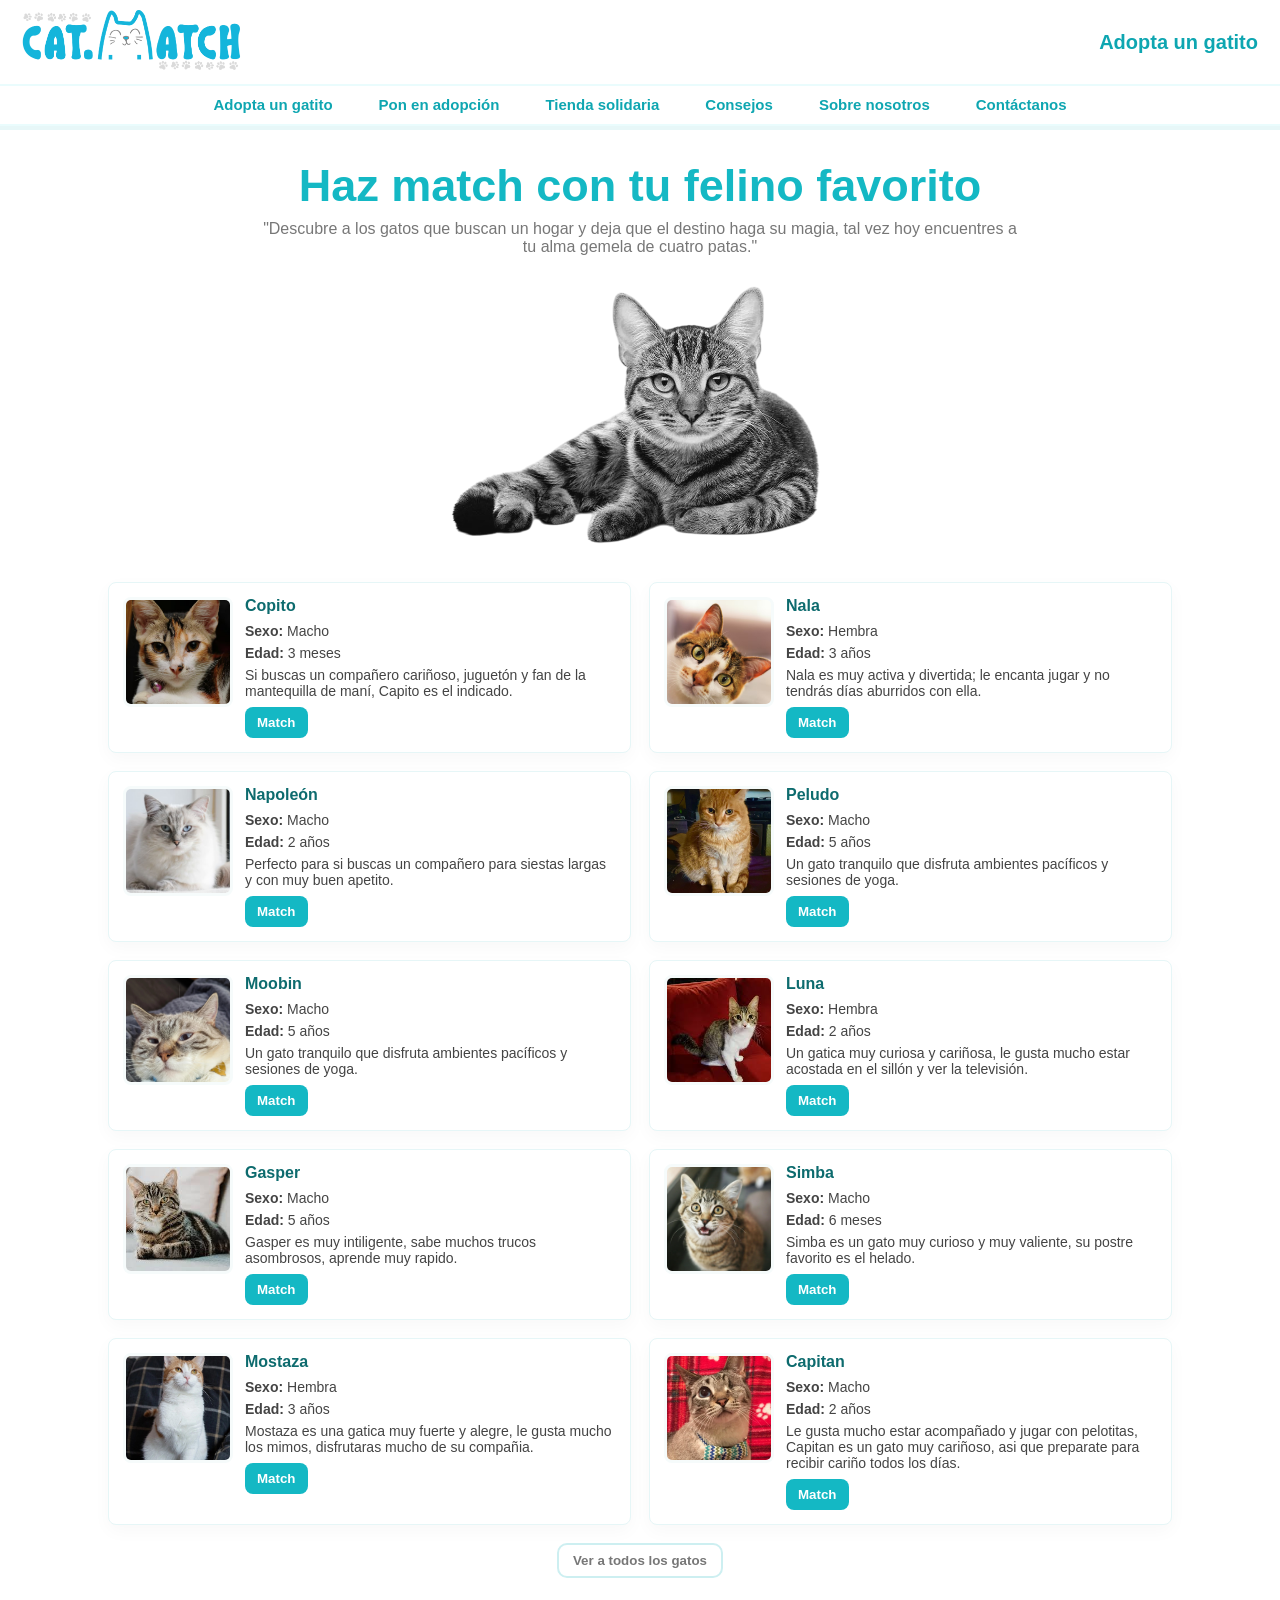
<file: adopta.html>
<!doctype html>
<html lang="es">
<head>
  <meta charset="utf-8">
  <meta name="viewport" content="width=device-width, initial-scale=1">
  <title>Adopta un Gatito — CatMatch</title>
  <link rel="stylesheet" href="style.css">
  <link rel="stylesheet" href="adopta.css">
</head>
<body>

  <header class="site-header">
    <div class="header-top">
      <div class="logo">
        <a href="index.html">
          <img src="catmatch.png" alt="Cat Match" class="logo-img">
        </a>
      </div>
      <div class="header-slogan">Adopta un gatito</div>
    </div>

    <nav class="navbar">
      <ul>
        <li><a href="adopta.html">Adopta un gatito</a></li>
        <li><a href="pon en adopción.html">Pon en adopción</a></li>
        <li><a href="tienda.html">Tienda solidaria</a></li>
        <li><a href="consejos.html">Consejos</a></li>
        <li><a href="sobrenosotros.html">Sobre nosotros</a></li>
        <li><a href="contactanos.html">Contáctanos</a></li>
      </ul>
    </nav>
  </header>

  <main class="content">
    <section class="cats-section" id="adopta">
      <h2 class="section-title">Haz match con tu felino favorito</h2>

      <p class="lead">
        "Descubre a los gatos que buscan un hogar y deja que el destino haga su magia, tal vez hoy encuentres a tu alma gemela de cuatro patas."
      </p>

      <div class="featured-cat">
        <img src="img/gatis-Photoroom.png" alt="Gato tumbado" />
      </div>

      <div class="cards-grid" id="cards-grid">
        <article class="card">
          <img class="card-img" src="img/copito.jpg" alt="Copito" />
          <div class="card-body">
            <h3>Copito</h3>
            <ul>
              <li><strong>Sexo:</strong> Macho</li>
              <li><strong>Edad:</strong> 3 meses</li>
              <li>Si buscas un compañero cariñoso, juguetón y fan de la mantequilla de maní, Capito es el indicado.</li>
            </ul>
            <button class="match-btn" data-name="Capito">Match</button>
          </div>
        </article>

        <article class="card">
          <img class="card-img" src="img/nala.jpg" alt="Nala" />
          <div class="card-body">
            <h3>Nala</h3>
            <ul>
              <li><strong>Sexo:</strong> Hembra</li>
              <li><strong>Edad:</strong> 3 años</li>
              <li>Nala es muy activa y divertida; le encanta jugar y no tendrás días aburridos con ella.</li>
            </ul>
            <button class="match-btn" data-name="Nala">Match</button>
          </div>
        </article>

        <article class="card">
          <img class="card-img" src="img/michi 3.jpg" alt="Napoleón" />
          <div class="card-body">
            <h3>Napoleón</h3>
            <ul>
              <li><strong>Sexo:</strong> Macho</li>
              <li><strong>Edad:</strong> 2 años</li>
              <li>Perfecto para si buscas un compañero para siestas largas y con muy buen apetito.</li>
            </ul>
            <button class="match-btn" data-name="Napoleón">Match</button>
          </div>
        </article>

        <article class="card">
          <img class="card-img" src="img/michi 2.jpg" alt="Peludo" />
          <div class="card-body">
            <h3>Peludo</h3>
            <ul>
              <li><strong>Sexo:</strong> Macho</li>
              <li><strong>Edad:</strong> 5 años</li>
              <li>Un gato tranquilo que disfruta ambientes pacíficos y sesiones de yoga.</li>
            </ul>
            <button class="match-btn" data-name="Peludo">Match</button>
          </div>
        </article>

        <article class="card">
          <img class="card-img" src="img/michi 1.jpg" alt="Moobin" />
          <div class="card-body">
            <h3>Moobin</h3>
            <ul>
              <li><strong>Sexo:</strong> Macho</li>
              <li><strong>Edad:</strong> 5 años</li>
              <li>Un gato tranquilo que disfruta ambientes pacíficos y sesiones de yoga.</li>
            </ul>
            <button class="match-btn" data-name="Moobin">Match</button>
          </div>
        </article>

        <article class="card">
          <img class="card-img" src="img/luna.jpg" alt="Luna" />
          <div class="card-body">
            <h3>Luna</h3>
            <ul>
              <li><strong>Sexo:</strong> Hembra</li>
              <li><strong>Edad:</strong> 2 años</li>
              <li>Un gatica muy curiosa y cariñosa, le gusta mucho estar acostada en el sillón y ver la televisión.</li>
            </ul>
            <button class="match-btn" data-name="Luna">Match</button>
          </div>
        </article>

        <article class="card">
          <img class="card-img" src="img/michi 4.jpg" alt="Gasper" />
          <div class="card-body">
            <h3>Gasper</h3>
            <ul>
              <li><strong>Sexo:</strong> Macho</li>
              <li><strong>Edad:</strong> 5 años</li>
              <li>Gasper es muy intiligente, sabe muchos trucos asombrosos, aprende muy rapido.</li>
            </ul>
            <button class="match-btn" data-name="Gasper">Match</button>
          </div>
        </article>

        <article class="card">
          <img class="card-img" src="img/simba.jpg" alt="Simba" />
          <div class="card-body">
            <h3>Simba</h3>
            <ul>
              <li><strong>Sexo:</strong> Macho</li>
              <li><strong>Edad:</strong> 6 meses</li>
              <li>Simba es un gato muy curioso y muy valiente, su postre favorito es el helado.</li>
            </ul>
            <button class="match-btn" data-name="Simba">Match</button>
          </div>
        </article>

        <article class="card">
          <img class="card-img" src="img/Mostaza.jpg" alt="Mostaza" />
          <div class="card-body">
            <h3>Mostaza</h3>
            <ul>
              <li><strong>Sexo:</strong> Hembra</li>
              <li><strong>Edad:</strong> 3 años</li>
              <li>Mostaza es una gatica muy fuerte y alegre, le gusta mucho los mimos, disfrutaras mucho de su compañia.</li>
            </ul>
            <button class="match-btn" data-name="Mostaza">Match</button>
          </div>
        </article>

        <article class="card">
          <img class="card-img" src="img/capitan.jpg" alt="Capitan" />
          <div class="card-body">
            <h3>Capitan</h3>
            <ul>
              <li><strong>Sexo:</strong> Macho</li>
              <li><strong>Edad:</strong> 2 años</li>
              <li>Le gusta mucho estar acompañado y jugar con pelotitas, Capitan es un gato muy cariñoso, asi que preparate para recibir cariño todos los días.</li>
            </ul>
            <button class="match-btn" data-name="Capitan">Match</button>
          </div>
        </article>

        <article class="card extra-cat">
          <img class="card-img" src="img/miso.jpg" alt="Miso" />
          <div class="card-body">
            <h3>Miso</h3>
            <ul>
              <li><strong>Sexo:</strong> Macho</li>
              <li><strong>Edad:</strong> 2 años</li>
              <li>Miso es un gato grande y tranquilo. Es independiente pero aprecia mucho las caricias en la barbilla. 
                Ideal para personas que buscan una compañía relajada y afectuosa.</li>
            </ul>
            <button class="match-btn" data-name="Miso">Match</button>
          </div>
        </article>

        <article class="card extra-cat">
          <img class="card-img" src="img/estrella.jpeg" alt="Estrella" />
          <div class="card-body">
            <h3>Estrella</h3>
            <ul>
              <li><strong>Sexo:</strong> Hembra</li>
              <li><strong>Edad:</strong> 4 años</li>
              <li>Estrella es una gatita muy elegante y cariñosa. Es muy paciente y le gusta observar el mundo desde la ventana. 
                Disfrutará de tardes de siesta a tu lado.</li>
            </ul>
            <button class="match-btn" data-name="Estrella">Match</button>
          </div>
        </article>

        <article class="card extra-cat">
          <img class="card-img" src="img/pistacho.jpg" alt="Pistacho" />
          <div class="card-body">
            <h3>Pistacho</h3>
            <ul>
              <li><strong>Sexo:</strong> Macho</li>
              <li><strong>Edad:</strong> 8 meses</li>
              <li>Pistacho es un torbellino de energía. Es muy activo y necesita espacio para jugar. 
                Si buscas un gato divertido que te entretenga, ¡Pistacho es el indicado!</li>
            </ul>
            <button class="match-btn" data-name="Pistacho">Match</button>
          </div>
        </article>

        <article class="card extra-cat">
          <img class="card-img" src="img/canela.png" alt="Canela" />
          <div class="card-body">
            <h3>Canela</h3>
            <ul>
              <li><strong>Sexo:</strong> Hembra</li>
              <li><strong>Edad:</strong> 3 años</li>
              <li>Canela es una gata dulce y un poco tímida al principio. Una vez que toma confianza, se convierte en una compañera inseparable. 
                Su ronroneo es el más potente.</li>
            </ul>
            <button class="match-btn" data-name="Canela">Match</button>
          </div>
        </article>

        <article class="card extra-cat">
          <img class="card-img" src="img/kiwi.jpg" alt="Kiwi" />
          <div class="card-body">
            <h3>Kiwi</h3>
            <ul>
              <li><strong>Sexo:</strong> Macho</li>
              <li><strong>Edad:</strong> 1 año</li>
              <li>es un gato aventurero con un pelaje atigrado precioso. Le fascina jugar a las escondidas y es muy conversador. 
                Te saludará con maullidos cada mañana.</li>
            </ul>
            <button class="match-btn" data-name="Kiwi">Match</button>
          </div>
        </article>

        <article class="card extra-cat">
          <img class="card-img" src="img/azucar.jpg" alt="Azúcar" />
          <div class="card-body">
            <h3>Azúcar</h3>
            <ul>
              <li><strong>Sexo:</strong> Hembra</li>
              <li><strong>Edad:</strong> 2 años</li>
              <li>Azúcar es una gatita blanca y esponjosa, tan dulce como su nombre. Le encanta que la cepillen y es muy cariñosa con los niños. 
                Aportará paz y ternura a tu hogar.</li>
            </ul>
            <button class="match-btn" data-name="Azúcar">Match</button>
          </div>
        </article>
      </div>

      <div class="view-all-wrap">
        <button class="btn outline" id="btn-ver-todos">Ver a todos los gatos</button>
      </div>
    </section>
  </main>

  <div id="match-modal" class="modal" aria-hidden="true">
    <div class="modal-backdrop" tabindex="-1"></div>
    <div class="modal-panel" role="dialog" aria-modal="true" aria-labelledby="modal-title">
      <button class="modal-close" aria-label="Cerrar">✕</button>
      <h3 id="modal-title">¡Es un match!</h3>
      <p id="modal-text">Has hecho match con ...</p>
      <div class="modal-actions">
        <button class="btn" id="modal-contact">¡Si claro!</button>
        <button class="btn outline" id="modal-close-2">Cerrar</button>
      </div>
    </div>
  </div>

  <script src="match.js"></script>

</body>
</html>
</file>
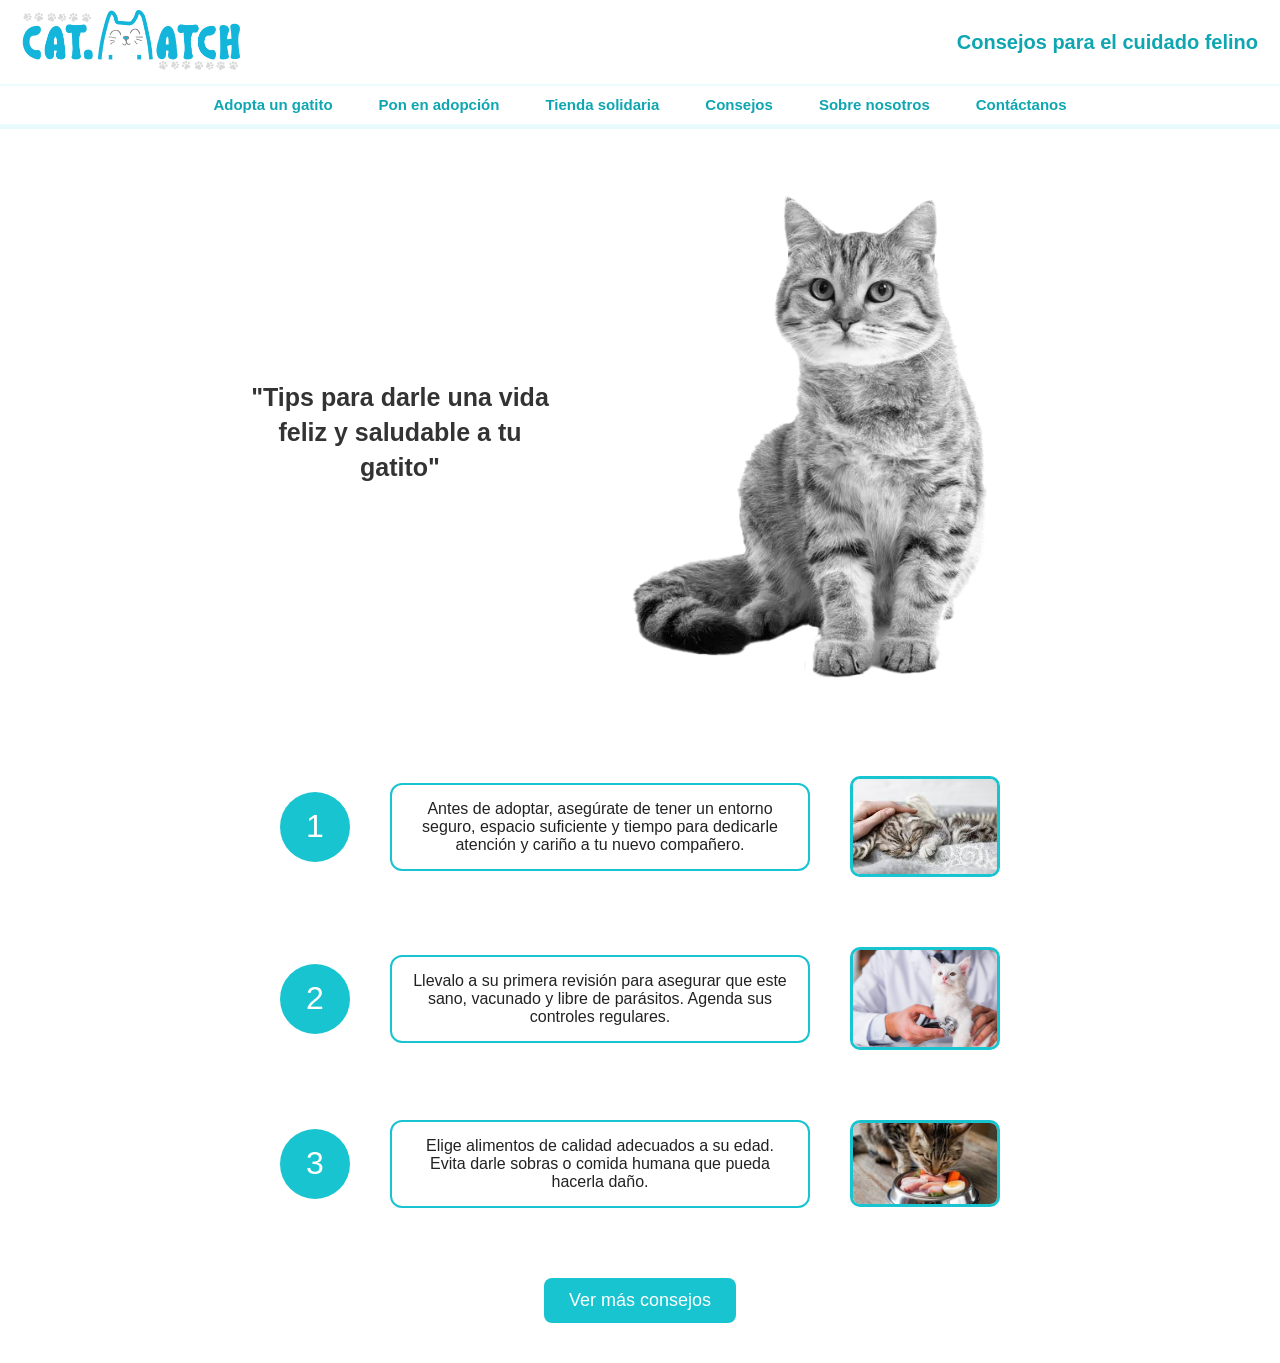
<file: consejos.html>
<!doctype html>
<html lang="es">
<head>
  <meta charset="utf-8" />
  <meta name="viewport" content="width=device-width,initial-scale=1" />
  <title>Consejos — CatMatch</title>
  <link rel="stylesheet" href="style.css">
  <link rel="stylesheet" href="consejos.css">
</head>
<body>

  <header class="site-header">

<div class="header-top">
  <div class="logo">
        <a href="index.html">
          <img src="catmatch.png" alt="Cat Match" class="logo-img">
        </a>
      </div>

  <div class="header-slogan">
    Consejos para el cuidado felino
  </div>
</div>

  <nav class="navbar">
    <ul>
      <li><a href="adopta.html">Adopta un gatito</a></li>
      <li><a href="pon en adopción.html">Pon en adopción</a></li>
      <li><a href="tienda.html">Tienda solidaria</a></li>
      <li><a href="consejos.html">Consejos</a></li>
      <li><a href="sobrenosotros.html">Sobre nosotros</a></li>
      <li><a href="contactanos.html">Contáctanos</a></li>
    </ul>
  </nav>
</header>

<body>

    <div class="seccion-gato">
    <h2 class="titulo-gato">
        "Tips para darle una vida feliz y saludable a tu gatito"
    </h2>

    <img src="img/consejos.png" alt="gato" class="gato-grande">
</div>

    <main class="contenedor">

        <section class="consejos">

            <div class="fila">
                <div class="numero">1</div>

                <div class="texto">
                    Antes de adoptar, asegúrate de tener un entorno seguro,
                    espacio suficiente y tiempo para dedicarle atención
                    y cariño a tu nuevo compañero.
                </div>

                <img class="img-gato" src="img/consejo1.jpg" alt="Gato 1">
            </div>

            <div class="fila">
                <div class="numero">2</div>

                <div class="texto">
                    Llevalo a su primera revisión para asegurar que este sano, vacunado y libre de parásitos.
                    Agenda sus controles regulares.
                </div>

                <img class="img-gato" src="img/consejo2.jpg" alt="Gato 2">
            </div>

            <div class="fila">
                <div class="numero">3</div>

                <div class="texto">
                    Elige alimentos de calidad adecuados a su edad. Evita darle sobras o comida humana
                    que pueda hacerla daño.
                </div>

                <img class="img-gato" src="img/consejo3.jpg" alt="Gato 3">
            </div>

            <div id="consejos-extra" class="consejos-ocultos">
            <div class="fila">
                <div class="numero">4</div>
                <div class="texto">
                    La limpieza de la caja de arena es fundamental, porque afecta directamente la salud y el comportamiento de tu gato.
                    Es recomendable realizar una limpieza y cambio completo de la arena semanalmente.
            </div>
                <img class="img-gato" src="img/caja de arena.jpg" alt="Gato 4">
            </div>

            <div class="fila">
              <div class="numero">5</div>
              <div class="texto">
                    Los gatos son animales de rutina y prosperan con la predictibilidad. Establecer horarios fijos para la alimentación, 
                    el juego y la hora de acostarse ayuda a reducir la ansiedad y les da una sensación de seguridad y control sobre su entorno.
            </div>
                <img class="img-gato" src="img/consejo 5.jpg" alt="Gato 5">
            </div>

            <div class="fila">
              <div class="numero">6</div>
              <div class="texto">
                    El aseo es crucial, el cepillado regular es importante para eliminar el pelo muerto, previniendo así la formación de nudos y la ingestión excesiva de bolas de pelo. Además, cortar las uñas periódicamente 
                    ayuda a mantener la salud de sus patas. 
            </div>
                <img class="img-gato" src="img/consejo6.jpg" alt="Gato 5">
            </div>
          </div>

</div>

            <button id="btnMas">Ver más consejos</button>

        </section>

</div>

    </main>

    <script src="consejos.js"></script>
</body>
</html>
</file>
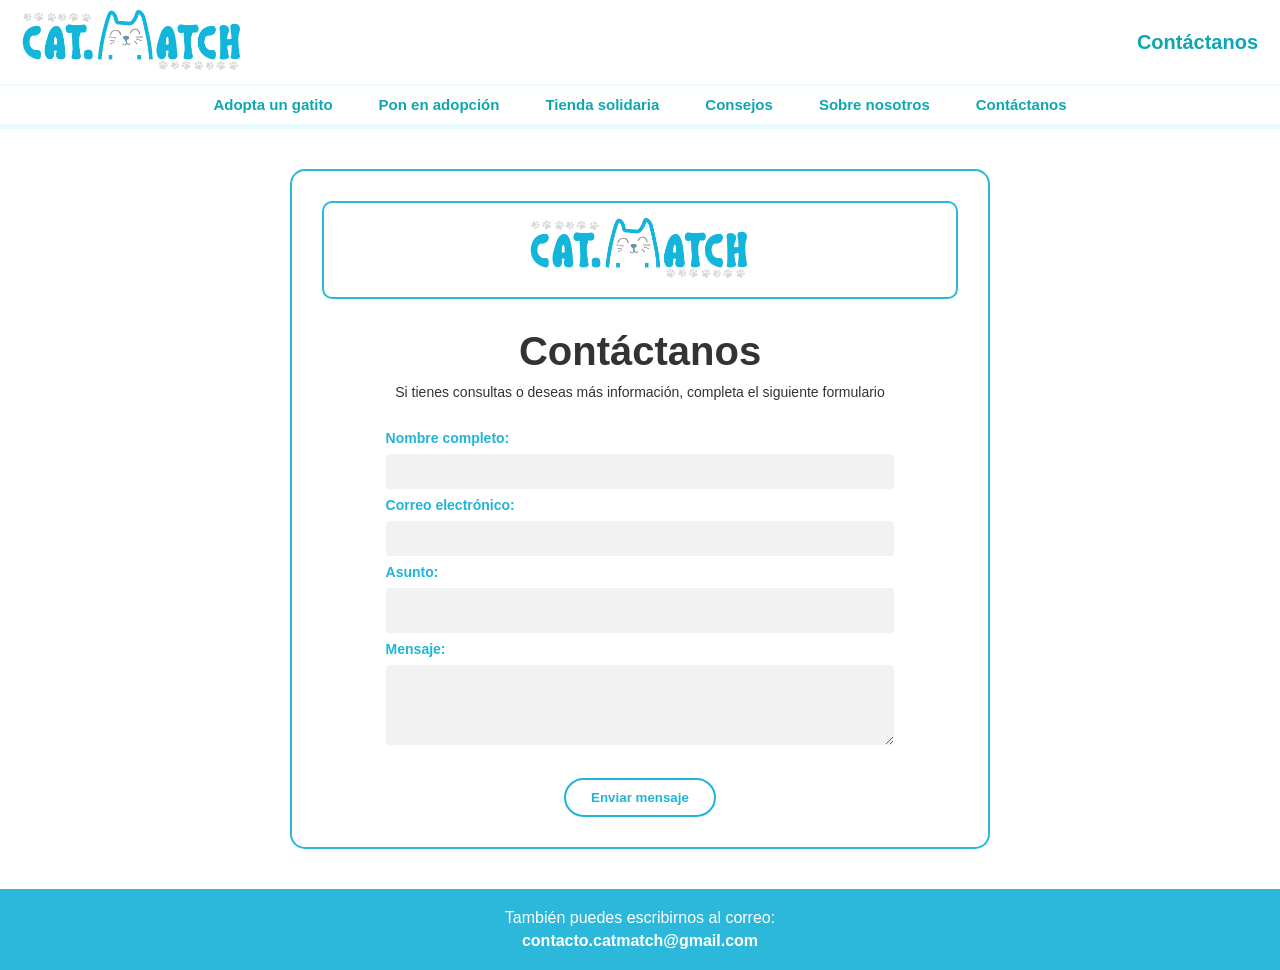
<file: contactanos.html>
<!doctype html>
<html lang="es">
<head>
  <meta charset="utf-8" />
  <meta name="viewport" content="width=device-width,initial-scale=1" />
  <title>Contáctanos — CatMatch</title>
  <link rel="stylesheet" href="style.css">
  <link rel="stylesheet" href="contactanos.css">
</head>
<body>

  <header class="site-header">

<div class="header-top">
  <div class="logo">
        <a href="index.html">
          <img src="catmatch.png" alt="Cat Match" class="logo-img">
        </a>
      </div>

  <div class="header-slogan">
    Contáctanos
  </div>
</div>

  <nav class="navbar">
    <ul>
      <li><a href="adopta.html">Adopta un gatito</a></li>
      <li><a href="pon en adopción.html">Pon en adopción</a></li>
      <li><a href="tienda.html">Tienda solidaria</a></li>
      <li><a href="consejos.html">Consejos</a></li>
      <li><a href="sobrenosotros.html">Sobre nosotros</a></li>
      <li><a href="contactanos.html">Contáctanos</a></li>
    </ul>
  </nav>
</header>

<div class="page">

        <header class="logo-box">
            <img src="catmatch.png" alt="CatMatch">
        </header>

        <h1 class="titulo">Contáctanos</h1>
        <p class="subtitulo">
            Si tienes consultas o deseas más información, completa el siguiente formulario
        </p>

        <form id="contactForm" class="formulario">

            <label>Nombre completo:</label>
            <input type="text" id="nombre">

            <label>Correo electrónico:</label>
            <input type="email" id="correo">

            <label>Asunto:</label>
            <input type="text" id="asunto" class="input-largo">

            <label>Mensaje:</label>
            <textarea id="mensaje" rows="4"></textarea>

            <button type="submit" class="btn-enviar">Enviar mensaje</button>

        </form>

    </div>

    <footer class="footer">
        <p>También puedes escribirnos al correo:</p>
        <strong>contacto.catmatch@gmail.com</strong>
    </footer>

    <script src="contacto.js"></script>
</body>
</html>
</file>
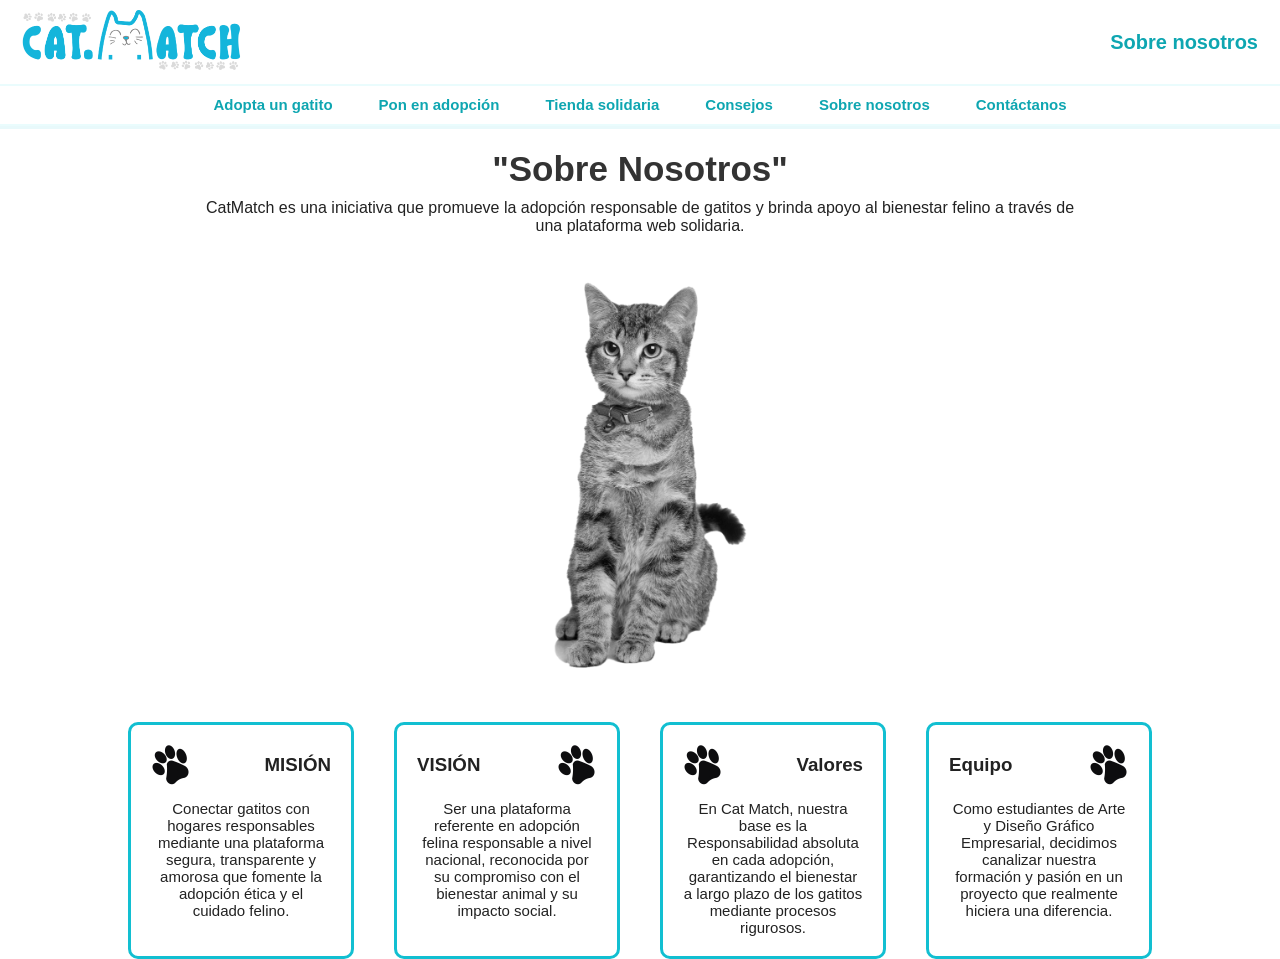
<file: sobrenosotros.html>
<!doctype html>
<html lang="es">
<head>
  <meta charset="utf-8" />
  <meta name="viewport" content="width=device-width,initial-scale=1" />
  <title>Sobre nosotros — CatMatch</title>
  <link rel="stylesheet" href="style.css">
  <link rel="stylesheet" href="sobrenosotros.css">
</head>
<body>

  <header class="site-header">

    <meta name="viewport" content="width=device-width, initial-scale=1.0">

<div class="header-top">
  <div class="logo">
        <a href="index.html">
          <img src="catmatch.png" alt="Cat Match" class="logo-img">
        </a>
      </div>

  <div class="header-slogan">
    Sobre nosotros
  </div>
</div>

  <nav class="navbar">
    <ul>
      <li><a href="adopta.html">Adopta un gatito</a></li>
      <li><a href="pon en adopción.html">Pon en adopción</a></li>
      <li><a href="tienda.html">Tienda solidaria</a></li>
      <li><a href="consejos.html">Consejos</a></li>
      <li><a href="sobrenosotros.html">Sobre nosotros</a></li>
      <li><a href="contactanos.html">Contáctanos</a></li>
    </ul>
  </nav>
</header>
    

    <section class="sobre">
        <h2>"Sobre Nosotros"</h2>
        <p>
            CatMatch es una iniciativa que promueve la adopción responsable de gatitos 
            y brinda apoyo al bienestar felino a través de una plataforma web solidaria.
        </p>

        <img src="img/sobre nosotros.png" class="img-central">
    </section>
</div>

    <section class="contenedor-mv">

        <div class="caja">
            <div class="titulo-caja">
                <img src="img/huella.jpg" class="huella">
                <h3>MISIÓN</h3>
            </div>

            <p>
                Conectar gatitos con hogares responsables mediante una plataforma segura, 
                transparente y amorosa que fomente la adopción ética y el cuidado felino.
            </p>
        </div>

        <div class="caja">
            <div class="titulo-caja">
                <h3>VISIÓN</h3>
                <img src="img/huella.jpg" class="huella">
            </div>

            <p>
                Ser una plataforma referente en adopción felina responsable a nivel nacional, 
                reconocida por su compromiso con el bienestar animal y su impacto social.
            </p>
        </div>

        <div class="caja">
            <div class="titulo-caja">
                <img src="img/huella.jpg" class="huella">
                <h3>Valores</h3>
            </div>

            <p>
                En Cat Match, nuestra base es la Responsabilidad absoluta en cada adopción, garantizando el 
                bienestar a largo plazo de los gatitos mediante procesos rigurosos. 
            </p>
        </div>

        <div class="caja">
            <div class="titulo-caja">
                <h3>Equipo</h3>
                <img src="img/huella.jpg" class="huella">
            </div>

            <p>
                Como estudiantes de Arte y Diseño Gráfico Empresarial, decidimos 
                canalizar nuestra formación y pasión en un proyecto que realmente hiciera 
                una diferencia.
            </p>
        </div>

    </section>

</body>
</html>
</file>
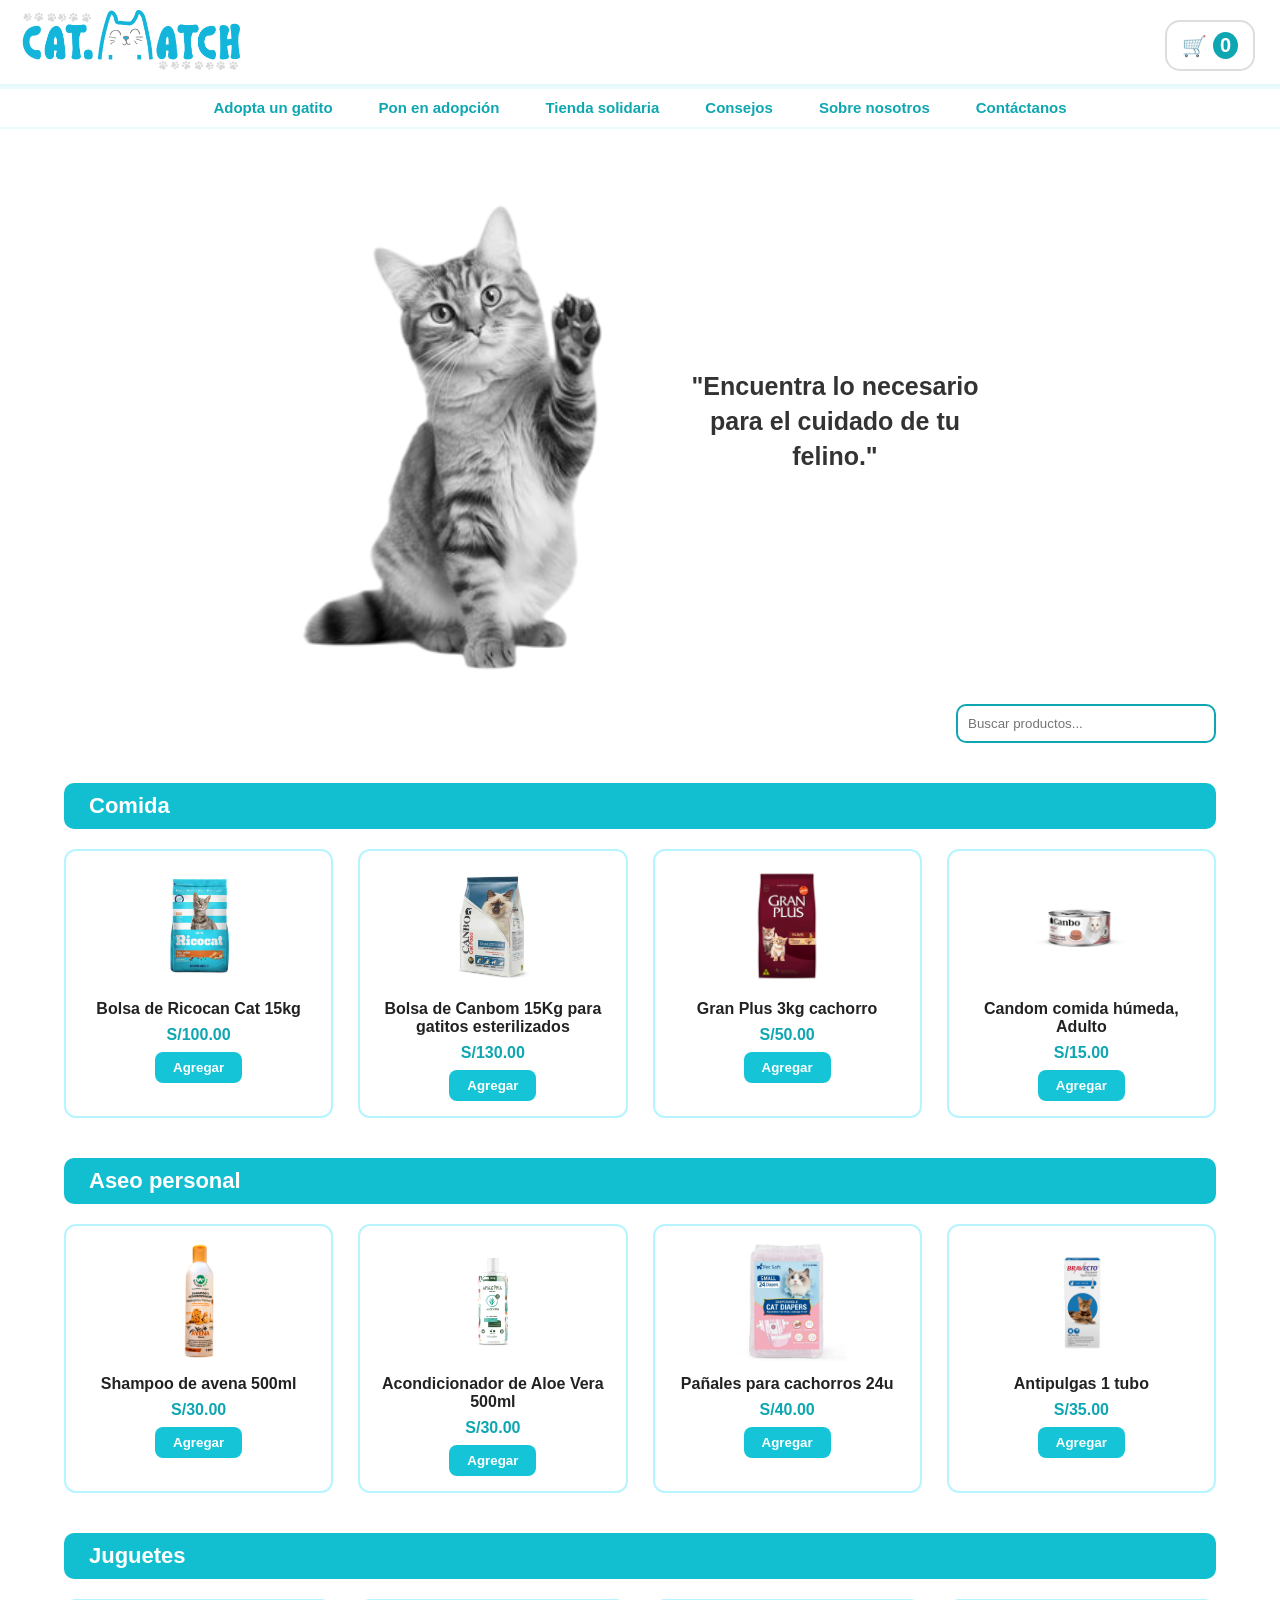
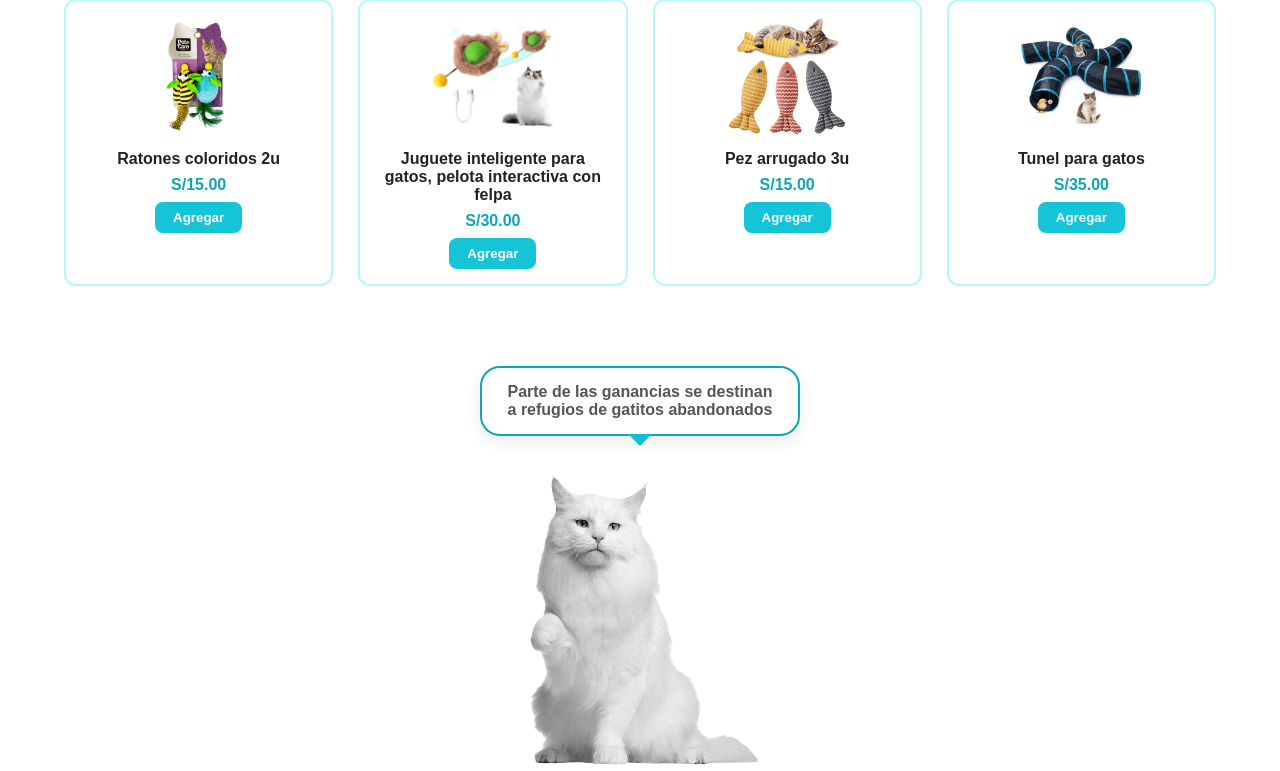
<file: tienda.html>
<!DOCTYPE html>
<html lang="es">
<head>
    <meta charset="UTF-8">
    <meta name="viewport" content="width=device-width, initial-scale=1.0">
    <title>Tienda Solidaria - CatMatch</title>
    <link rel="stylesheet" href="style.css">  
    <link rel="stylesheet" href="tienda.css"> 
</head>

<body>
<header class="site-header">
    <div class="header-top">
        <div class="logo">
        <a href="index.html">
          <img src="catmatch.png" alt="Cat Match" class="logo-img">
        </a>        
    </header>

    <nav class="navbar">
      <ul>
        <li><a href="adopta.html">Adopta un gatito</a></li>
        <li><a href="pon en adopción.html">Pon en adopción</a></li>
        <li><a href="tienda.html">Tienda solidaria</a></li>
        <li><a href="consejos.html">Consejos</a></li>
        <li><a href="sobrenosotros.html">Sobre nosotros</a></li>
        <li><a href="contactanos.html">Contáctanos</a></li>
      </ul>
    </nav>
  </header>
  </div>

<section class="hero-tienda">
    <img src="img/gatito saludando.png" class="hero-cat" alt="Gato tienda">
    <p class="hero-text">
        "Encuentra lo necesario para el cuidado de tu felino."
    </p>
</section>

    <div class="buscador-container">
    <input type="text" id="searchInput" placeholder="Buscar productos...">
</div>

<section class="categoria">
    <h2 class="cat-title">Comida</h2>

    <div class="productos-grid">

        <div class="producto-card">
            <img src="img/ricocancat.jpg" alt="Producto 1">
            <h3>Bolsa de Ricocan Cat 15kg</h3>
            <p class="precio">S/100.00</p>
            <button class="btn-agregar" onclick="addToCart('img/ricocancat.jpg','Bolsa de Ricocan Cat 15kg',100.00)">Agregar</button>
        </div>

        <div class="producto-card">
            <img src="img/canbom.jpg" alt="Producto 2">
            <h3>Bolsa de Canbom 15Kg para gatitos esterilizados</h3>
            <p class="precio">S/130.00</p>
            <button class="btn-agregar" onclick="addToCart('img/canbom.jpg','Bolsa de Canbom 15kg para gatitos esterilizados',130.00)">Agregar</button>
        </div>

        <div class="producto-card">
            <img src="img/gran plus.jpg" alt="Producto 3">
            <h3>Gran Plus 3kg cachorro</h3>
            <p class="precio">S/50.00</p>
            <button class="btn-agregar" onclick="addToCart('img/gran plus.jpg','Gran plus 3kg cachorro',50.00)">Agregar</button>
        </div>

        <div class="producto-card">
            <img src="img/comida humeda.jpg" alt="Producto 4">
            <h3>Candom comida húmeda, Adulto</h3>
            <p class="precio">S/15.00</p>
            <button class="btn-agregar" onclick="addToCart('img/comida humeda.jpg','Canbom comida humeda, Adulto',15.00)">Agregar</button>
        </div>
    </div>

</section>

<section class="categoria">
    <h2 class="cat-title">Aseo personal</h2>

    <div class="productos-grid">

        <div class="producto-card">
            <img src="img/shampoo de avena.jpg" alt="Aseo 1">
            <h3>Shampoo de avena 500ml</h3>
            <p class="precio">S/30.00</p>
            <button class="btn-agregar" onclick="addToCart('img/shampoo de avena.jpg','Shampoo de avena 500ml',30.00)">Agregar</button>
        </div>

        <div class="producto-card">
            <img src="img/aloe vera.jpg" alt="Aseo 2">
            <h3>Acondicionador de Aloe Vera 500ml</h3>
            <p class="precio">S/30.00</p>
            <button class="btn-agregar" onclick="addToCart('img/aloe vera.jpg','Acondicionador de Aloe Vera 500ml',30.00)">Agregar</button>
        </div>

        <div class="producto-card">
            <img src="img/pañales.jpg" alt="Aseo 3">
            <h3>Pañales para cachorros 24u</h3>
            <p class="precio">S/40.00</p>
            <button class="btn-agregar" onclick="addToCart('img/pañales.jpg','Pañales para cachorros 24u',40.00)">Agregar</button>
        </div>

        <div class="producto-card">
            <img src="img/antipulgas.jpg" alt="Aseo 4">
            <h3>Antipulgas 1 tubo</h3>
            <p class="precio">S/35.00</p>
            <button class="btn-agregar" onclick="addToCart('img/antipulgas.jpg','Antipulgas 1 tubo',35.00)">Agregar</button>
        </div>
    </div>

</section>

<section class="categoria">
    <h2 class="cat-title">Juguetes</h2>

    <div class="productos-grid">

        <div class="producto-card">
            <img src="img/ratones coloridos.jpg" alt="juguete 1">
            <h3>Ratones coloridos 2u</h3>
            <p class="precio">S/15.00</p>
            <button class="btn-agregar" onclick="addToCart('img/ratones coloridos.jpg','Ratones coloridos 2u',15.00)">Agregar</button>
        </div>

        <div class="producto-card">
            <img src="img/juguete inteligente.jpg" alt="juguete 2">
            <h3>Juguete inteligente para gatos, pelota interactiva con felpa</h3>
            <p class="precio">S/30.00</p>
            <button class="btn-agregar" onclick="addToCart('img/juguete inteligente.jpg','Juguete inteligente para gatos, pelota interactiva con felpa',30.00)">Agregar</button>
        </div>

        <div class="producto-card">
            <img src="img/pez arrugado.jpg" alt="juguete 3">
            <h3>Pez arrugado 3u</h3>
            <p class="precio">S/15.00</p>
            <button class="btn-agregar" onclick="addToCart('img/pez arrugado.jpg','pez arrugado 3u',15.00)">Agregar</button>
        </div>

        <div class="producto-card">
            <img src="img/tunel.jpg" alt="juguete 4">
            <h3>Tunel para gatos</h3>
            <p class="precio">S/35.00</p>
            <button class="btn-agregar" onclick="addToCart('img/tunel.jpg','Tunel para gatos',35.00)">Agregar</button>
            </div>
    </div>

</section>

<section class="mensaje-solidario">
  <div class="burbuja">
    Parte de las ganancias se destinan a refugios de gatitos abandonados
  </div>

  <img src="img/gato solidario.png" alt="Gato solidario" class="gato-solidario">
</section>

<div class="cart-icon" id="openCart">
    🛒 <span id="cart-count">0</span>
</div>

<div id="cartOverlay" class="cart-overlay"></div>

<div id="cartModal" class="cart-modal">
    <div class="cart-header">
        🛒 <span id="cart-count-modal">0</span>
    </div>

    <table class="cart-table">
        <thead>
            <tr>
                <th>Imagen</th>
                <th>Descripción</th>
                <th>Precio</th>
                <th>Cantidad</th>
                <th>Acción</th>
            </tr>
        </thead>

        <tbody id="cartItems"></tbody>
    </table>

    <div class="cart-total">
        <strong>Total: S/<span id="cartTotal">0.00</span></strong>
    </div>

    <button class="btn-finalizar">Finalizar compra</button>
</div>

<script src="javascript.js"></script>

</body>
</html>
</file>
<file: style.css>
* { box-sizing: border-box; margin: 0; padding:0; }
html,body { height: 100%; font-family: "Helvetica Neue", Arial, sans-serif; color: #222; background: #fff; }

:root{
  --acent: #19c4d1;
  --acent-dark: #0ea6b1;
  --muted: #777;
  --card-bg: #ffffff;
  --border: #e6f6f7;
}

.site-header{
  background: #ffffff;
  border-bottom: 3px solid #e8f9fb;
  position: sticky;
  top: 0;
  z-index: 50;
}

.header-top{
  display: flex;
  justify-content: center;
  align-items: center;
  padding: 10px 0;
}

.logo-text{
  font-size: 34px;
  font-weight: 900;
  letter-spacing: 1px;
  color: #14b8c4;
}

.logo-text{
  font-size: 34px;
  font-weight: 900;
  letter-spacing:  1px;
  color: #14b8c4;
}

.logo-text span{
  color: #0ea6b1;
}

.navbar{
  background: #ffffff;
  border-top: 2px solid #eafcfd;
  border-bottom: 2px solid #eafcfd;
  padding: 10px 0;
}

.navbar ul{
  display: flex;
  justify-content: center;
  gap: 26px;
  list-style: none;
  flex-wrap: wrap;
}

.navbar ul li a{
  text-decoration: none;
  color: #0ea6b1;
  font-weight: 700;
  padding: 6px 10px;
  border-radius: 6px;
  transition: all .18s;
  font-size: 15px;
}

.navbar ul li a:hover{
  background: #e1f9fb;
  color: #0d7d84;
  box-shadow: 0 3px 6px rgba(0,0,0,0.08);
}

.site-header{
  background: #ffffff;
  border-bottom: 3px solid #e8f9fb;
  position: sticky;
  top: 0;
  z-index: 50;
}

.header-top{
  display: flex;
  justify-content: space-between;
  align-items: center;
  padding: 10px 22px;
}

.logo-img{
  height: 60px;
  width: auto;
}

.header-slogan{
  color: #0ea6b1;
  font-size: 20px;
  font-weight: 600;
  text-align: right;
  white-space: nowrap;
}

.hero{
  position: relative;
  width: 100%;
  height: 650px;
  display: flex;
  justify-content: center;
  align-items: center;
  overflow: hidden;
}

.background-video{
  position: fixed;
  top: 0;
  left: 0;
  width: 100%;
  height: 100%;
  object-fit: cover;
  z-index: -100;
  filter: brightness(0.60);
}

body * {
  position: relative;
  z-index: 1;
}

.hero-inner{
  display: flex;
  flex-direction: column;
  align-items: center;
  gap: -20px;
}

.hero-cat{
  width: 800px;
  margin-bottom: -127px;
  z-index: 5;
}

.hero-banner {
  background: rgba(3, 173, 216, 0.911);
  padding: 25px 55px;
  border-radius: 20px;
  font-size: 26px;
  font-weight: 900;
  color: #ffffff;
  text-align: center;
  max-width: 750px;
  box-shadow: 0 8px 20px rgba(0,0,0,0.20);
  backdrop-filter: blur(4px);
  z-index: 10;
}

@media (max-width:700px){
  .header-top{
    flex-direction:column;
    gap:8px;
    text-align:center;
  }

  .header-slogan{
    white-space:normal;
  }
}
</file>
<file: adopta.css>
.site-header{
  border-bottom: 4px solid #e7f7f8;
  background: #ffffff;
  position: sticky;
  top: 0;
  z-index: 20;
}

html,body { height: 100%; font-family: "Helvetica Neue", Arial, sans-serif; color: #14b8c4; background: #fff; }

.header-inner{
  max-width: 1100px;
  margin: 0 auto;
  padding: 10px 18px;
  display:flex;
  align-items:center;
  justify-content:space-between;
}
.header-slogan{ color:var(#14b8c4); font-weight:600; font-size:20px; }

.section-title {
  color: #14b8c4; 
  font-size: 22px;
  font-weight: 800;
  text-align: center;
  margin-bottom: 8px;
}

.cta-grid{
  display:grid;
  grid-template-columns: 1fr 1fr;
  gap: 18px 60px;
  max-width:760px;
  margin: 26px auto 0;
  align-items:center;
  justify-items:center;
}
.cta-item{ display:flex; align-items:center; gap:12px; width:100%; justify-content:center; }
.paw{ font-size:28px; }

.btn{
  background: white;
  border: 2px solid var(--accent);
  padding: 8px 14px;
  border-radius: 10px;
  cursor:pointer;
  font-weight:600;
  transition: transform .12s ease, box-shadow .12s ease;
}
.btn:hover{ transform: translateY(-3px); box-shadow: 0 8px 18px rgba(16, 142, 148, .12); }
.btn.outline{ background:#fff; border:2px solid #cdeff1; color:var(--muted); }

.content{ padding: 30px 18px 60px; max-width:1100px; margin: 0 auto; }
.section-title{
  color:var(--accent-dark);
  font-size:45px;
  font-weight:800;
  text-align:center;
  margin-bottom:8px;
}
.lead{ text-align:center; color:var(--muted); margin: 8px auto 20px; max-width:760px; }

.featured-cat{ display:flex; justify-content:center; margin: 16px 0 26px; }
.featured-cat img{ width: 420px; max-width:92%; opacity:0.95; }

.cards-grid{
  display:grid;
  grid-template-columns: repeat(2, 1fr);
  gap: 18px;
  margin-top:18px;
}
.card{
  display:flex;
  gap:12px;
  padding: 14px;
  border-radius:8px;
  border:1px solid var(--border);
  background:var(--card-bg);
  align-items:flex-start;
  box-shadow: 0 6px 18px rgba(0,0,0,0.03);
}
.card-img{
  width:110px;
  height:110px;
  object-fit:cover;
  border-radius:8px;
  flex-shrink:0;
  border: 3px solid #f6fbfb;
}
.card-body h3{ margin-bottom:8px; color:#0d6b6e; font-size:16px; }
.card-body ul{ list-style:none; color:#444; font-size:14px; margin-bottom:8px; }
.card-body li{ margin-bottom:6px; }

.match-btn{
  background: var(--accent);
  color: #ffffff;
  border: none;
  padding: 8px 12px;
  border-radius: 8px;
  cursor:pointer;
  font-weight:700;
}
.match-btn:hover{ transform: translateY(-2px); }

.match-btn {
  background: #14b8c4;
  color: #ffffff;
  border: none;
  padding: 8px 12px;
  border-radius: 8px;
  cursor:pointer;
  font-weight:700;
}

.view-all-wrap{ text-align:center; margin-top:18px; }

.modal{ display:none; position:fixed; inset:0; z-index:60; align-items:center; justify-content:center; }
.modal[aria-hidden="false"]{ display:flex; }
.modal-backdrop{ position:absolute; inset:0; background: rgba(0,0,0,0.42); }
.modal-panel{
  position:relative;
  z-index:2;
  background:#fff;
  padding:18px;
  border-radius:10px;
  width: min(420px, 92%);
  box-shadow: 0 12px 36px rgba(0,0,0,0.22);
  text-align:center;
}
.modal-close{
  position:absolute;
  right:8px;
  top:8px;
  background:transparent;
  border:none;
  font-size:18px;
  cursor:pointer;
}
.modal-actions{ display:flex; gap:12px; justify-content:center; margin-top:12px; }

@media (max-width:900px){
  .cards-grid{ grid-template-columns: 1fr; }
  .cta-grid{ gap: 12px; padding: 0 8px; grid-template-columns: 1fr 1fr; }
  .header-slogan{ display:none; }
  .hero-cat{ width: 300px; }
}
@media (max-width:520px){
  .cta-grid{ grid-template-columns: 1fr; }
  .hero-banner{ padding: 12px 16px; font-size:14px; }
}

html {
  scroll-behavior: smooth;
}

.extra-cat {
  display: none;
}
</file>
<file: consejos.css>
.contenedor {
    display: flex;
    width: 100%;
    padding: 40px;
    justify-content: space-between;
}

.consejos {
    width: 60%;
}

.fila {
    display: flex;
    align-items: center;
    gap: 30px;
    margin-bottom: 30px;
}

.numero {
    width: 70px;
    height: 70px;
    border-radius: 50%;
    background: #19c4d1;
    color: white;
    font-size: 32px;
    display: flex;
    justify-content: center;
    align-items: center;
}

.texto {
    width: 45%;
    border: 2px solid #19c4d1;
    padding: 15px;
    border-radius: 12px;
}

.img-gato {
    width: 150px;
    border-radius: 10px;
    border: 3px solid #19c4d1;
}

.gato-grande {
    width: 500px;
}

#btnMas {
    margin-top: 0.5px;
    padding: 12px 25px;
    background: #19c4d1;
    color: white;
    font-size: 18px;
    border: none;
    border-radius: 8px;
    cursor: pointer;
}

#btnMas:hover {
    background: #19c4d1;
}

.consejos-container {
    width: 100%;
    display: flex;
    justify-content: center;        
    align-items: center;            
    flex-direction: column;
    margin-top: 80px;               
}

.consejos {
    width: 100%;
    display: flex;
    flex-direction: column;
    align-items: center;            
    gap: 40px;
    margin-top: 40px;               
}

.fila {
    width: 70%;
    display: flex;
    justify-content: center;        
    align-items: center;
    gap: 40px;
}

.texto {
    width: 50%;
    border: 2px solid #19c4d1;
    padding: 15px;
    border-radius: 12px;
    text-align: center;
}

.btn-consejos {
    display: block;
    margin: 50px auto 0 auto;      
    padding: 12px 30px;
    background: #19c4d1;
    color: white;
    border: none;
    border-radius: 10px;
    cursor: pointer;
}

.titulo-principal {
    font-size: 24px;
    font-weight: bold;
    color: #19c4d1;
    margin-bottom: 30px;
    width: 60%;               
}


.seccion-gato {
    display: flex;
    align-items: center;      
    justify-content: center;  
    gap: 60px;                
    margin-top: 40px;
}

.titulo-gato {
    max-width: 320px;
    font-size: 25px;
    font-weight: bold;
    line-height: 1.4;
    text-align: center;
    color: #333;        
}

.gato-grande {
    width: 420px;
    display: block;
}

.consejos-ocultos {
    display: none;
    width: 100%;      
    gap: 40px;                  
    margin-top: 40px;
}

@media (max-width: 768px) {

  .contenedor {
    padding: 20px;
    flex-direction: column;
    align-items: center;
  }

  .seccion-gato {
    flex-direction: column;
    gap: 20px;
    text-align: center;
  }

  .titulo-gato {
    max-width: 100%;
    font-size: 22px;
  }

  .gato-grande {
    width: 90%;
    max-width: 300px;
  }

  .consejos {
    width: 100%;
    gap: 25px;
  }

  .fila {
    width: 100%;
    flex-direction: column;
    gap: 15px;
    text-align: center;
  }

  .numero {
    width: 55px;
    height: 55px;
    font-size: 24px;
  }

  .texto {
    width: 90%;
    font-size: 14px;
  }

  .img-gato {
    width: 120px;
  }

  #btnMas {
    width: 90%;
    font-size: 16px;
  }

}
</file>
<file: contactanos.css>
* {
    margin: 0;
    padding: 0;
    box-sizing: border-box;
    font-family: Arial, Helvetica, sans-serif;
}

body {
    background: #ffffff;
}

.page {
    max-width: 700px;
    margin: 40px auto;
    padding: 30px;
    border: 2px solid #2bb8da;
    border-radius: 15px;
}

.logo-box {
    border: 2px solid #2bb8da;
    padding: 15px;
    margin-bottom: 30px;
    text-align: center;
    border-radius: 10px;
}

.logo-box img {
    max-width: 220px;
}

.titulo {
    text-align: center;
    font-size: 40px;
    color: #333;
    margin-bottom: 10px;
}

.subtitulo {
    text-align: center;
    color: #333;
    margin-bottom: 30px;
    font-size: 14px;
}

.formulario {
    width: 80%;
    margin: auto;
    display: flex;
    flex-direction: column;
    gap: 8px;
}

label {
    color: #1fb4d9;
    font-weight: bold;
    font-size: 14px;
}

input,
textarea {
    background: #f2f2f2;
    border: none;
    padding: 10px;
    border-radius: 4px;
}

.input-largo {
    height: 45px;
}

.btn-enviar {
    margin: 25px auto 0;
    padding: 10px 25px;
    border-radius: 20px;
    border: 2px solid #1fb4d9;
    background: white;
    color: #1fb4d9;
    font-weight: bold;
    cursor: pointer;
}

.btn-enviar:hover {
    background: #1fb4d9;
    color: white;
}

.footer {
    background: #2bb8da;
    color: white;
    text-align: center;
    padding: 20px;
    margin-top: 40px;
}

.footer p {
    margin-bottom: 5px;
}

@media (max-width: 768px) {

  .page {
    width: 95%;
    margin: 20px auto;
    padding: 20px;
  }

  .logo-box img {
    max-width: 160px;
  }

  .titulo {
    font-size: 24px;
  }

  .subtitulo {
    font-size: 13px;
    margin-bottom: 20px;
  }

  .formulario {
    width: 100%;
  }

  input,
  textarea {
    font-size: 14px;
  }

  .btn-enviar {
    width: 100%;
    padding: 12px;
    font-size: 15px;
  }

  .footer {
    font-size: 14px;
    padding: 15px;
  }
}
</file>
<file: sobrenosotros.css>
.logo-box {
    width: 60%;
    margin: 40px auto;
    border: 3px solid #12bfd1;
    text-align: center;
    padding: 10px;
    border-radius: 10px;
}

.logo-box img {
    width: 200px;
}

.sobre {
    text-align: center;
    margin: 20px auto;
    width: 70%;
}

.sobre h2 {
    margin-bottom: 10px;
    font-size: 35px;
    font-weight: bold;
    text-align: center;
    color: #333; 
}

.sobre p {
    font-size: 16px;
    margin-bottom: 20px;
}

.img-central {
    width: 670px;
    border-radius: 10px;
}

.contenedor-mv {
    width: 80%;
    margin: 40px auto;
    display: flex;
    justify-content: space-between;
    gap: 40px;
}

.caja {
    width: 50%;
    border: 3px solid #12bfd1;
    padding: 20px;
    border-radius: 10px;
    background: white;
}

.titulo-caja {
    display: flex;
    align-items: center;
    justify-content: space-between;
    margin-bottom: 15px;
}

.h3 {
    font-size: 20px;
}

.huella {
    width: 40px;
}

.caja p {
    text-align: center;
    font-size: 15px;
}

@media (max-width: 768px) {

    .fondo-lateral {
        width: 120px;
        border-bottom-right-radius: 50%;
        border-top-right-radius: 50%;
    }

    .sobre {
        width: 90%;
    }

    .sobre h2 {
        font-size: 26px;
    }

    .sobre p {
        font-size: 15px;
    }

    .img-central {
        width: 100%;
        max-width: 100%;
        height: auto;
    }

    .contenedor-mv {
        flex-direction: column;
        width: 90%;
        gap: 25px;
    }

    .caja {
        width: 100%;
    }

    .titulo-caja {
        justify-content: center;
        gap: 10px;
    }

    .caja p {
        font-size: 14px;
    }
}
</file>
<file: tienda.css>
.kittens-bottom {
    width: 700px;
    display: block;
    margin: 40px auto;
}

.hero-tienda {
    display: flex;
    align-items: center;
    justify-content: center;
    gap: 40px;
    margin-top: 30px;
    text-align: left; 
}

.hero-cat {
    width: 350px;
    margin: 0;
}

.hero-text {
    font-size: 26px;
    color: #444;
    max-width: 350px;
}

.cat-title {
    background: #12bfd1;
    color: white;
    width: 90%;
    padding: 10px;
    margin: 40px auto 20px auto;
    font-size: 22px;
    border-radius: 10px;
    text-align: left;
    padding-left: 25px;
}

.productos-grid {
    width: 90%;
    margin: auto;
    display: grid;
    grid-template-columns: repeat(4, 1fr);
    gap: 25px;
}

.producto-card {
    border: 2px solid #b6f4ff;
    border-radius: 12px;
    padding: 15px;
    text-align: center;
    background: #ffffff;
}

.producto-card img {
    width: 120px;
    height: 120px;
    object-fit: contain;
}

.producto-card h3 {
    font-size: 16px;
    margin-top: 10px;
}

.precio {
    color: #0ea6b1;
    font-weight: bold;
    margin: 8px 0;
}

.btn-agregar {
    background: #15c5d7;
    color: white;
    padding: 8px 18px;
    border: none;
    border-radius: 8px;
    font-weight: bold;
    cursor: pointer;
}

.btn-agregar:hover {
    background: #0ca3b1;
}

.buscador-container {
    width: 90%;
    margin: 20px auto;
    display: flex;
    justify-content: flex-end;
}

#searchInput {
    width: 260px;
    padding: 10px;
    border: 2px solid #0ea6b1;
    border-radius: 10px;
}

.cart-icon {
    position: fixed;
    top: 20px;
    right: 25px;
    background: white;
    padding: 10px 15px;
    border-radius: 15px;
    font-size: 20px;
    cursor: pointer;
    z-index: 300;
    display: flex;
    align-items: center;
    gap: 6px;
    border: 2px solid #ddd;
}

#cart-count {
    background: #0ea6b1;
    color: white;
    padding: 2px 7px;
    border-radius: 50%;
    font-weight: bold;
}

.cart-overlay {
    display: none;
    position: fixed;
    top: 0; left: 0;
    width: 100%; height: 100%;
    background: rgba(0,0,0,0.55);
    z-index: 998;
}

.cart-modal {
    display: none;
    position: fixed;
    top: 50%;
    left: 50%;
    transform: translate(-50%, -50%);
    width: 550px;
    background: #1c121d;
    color: white;
    padding: 20px;
    border-radius: 12px;
    z-index: 999;
    box-shadow: 0 0 20px rgba(0,0,0,0.4);
}

.cart-header {
    font-size: 22px;
    margin-bottom: 10px;
}

.cart-header span {
    background: #0ea6b1;
    border-radius: 50%;
    padding: 3px 8px;
    margin-left: 5px;
}

.cart-table {
    width: 100%;
    border-collapse: collapse;
    font-size: 14px;
}

.cart-table th {
    text-align: left;
    border-bottom: 2px solid #555;
    padding-bottom: 8px;
}

.cart-table td {
    padding: 10px 0;
    border-bottom: 1px solid #333;
}

.cart-table img {
    width: 45px;
    height: 45px;
    border-radius: 6px;
    object-fit: cover;
}

.remove-btn {
    background: transparent;
    border: none;
    color: #0ea6b1;
    font-size: 20px;
    cursor: pointer;
}

.quantity-input {
    width: 45px;
    padding: 4px;
    border-radius: 5px;
    border: 1px solid #aaa;
}

.cart-total {
    margin-top: 20px;
    text-align: right;
    font-size: 18px;
}

.btn-finalizar {
    width: 100%;
    background: #12bfd1;
    color: white;
    padding: 12px;
    border: none;
    border-radius: 8px;
    margin-top: 20px;
    cursor: pointer;
}

.btn-finalizar:hover {
    background: #12bfd1;
}

.hero-text {
    max-width: 320px;
    font-size: 25px;
    font-weight: bold;
    line-height: 1.4;
    text-align: center;
    color: #333; 
}

.mensaje-solidario {
  margin: 80px auto 60px;
  display: flex;
  flex-direction: column;
  align-items: center;
  position: relative;
}

.gato-solidario {
  width: 290px;
}

.burbuja {
  background: #ffffff;
  border: 2px solid #0ea6b1;
  border-radius: 20px;
  padding: 15px 20px;
  max-width: 320px;
  text-align: center;
  font-weight: 600;
  color: #555;
  margin-bottom: 20px;
  position: relative;
  box-shadow: 0 6px 16px rgba(0,0,0,0.08);
}

.burbuja::after {
  content: "";
  position: absolute;
  bottom: -12px;
  left: 50%;
  transform: translateX(-50%);
  border-width: 12px 12px 0 12px;
  border-style: solid;
  border-color: #12bfd1 transparent transparent transparent;
}

@media (max-width: 768px) {

  .logo-img {
    width: 160px;
  }

  .hero-tienda {
    flex-direction: column;
    text-align: center;
    gap: 20px;
  }

  .hero-cat {
    width: 220px;
  }

  .hero-text {
    font-size: 18px;
    max-width: 90%;
  }

  .buscador-container {
    justify-content: center;
  }

  #searchInput {
    width: 100%;
  }

  .cat-title {
    font-size: 18px;
    text-align: center;
    padding-left: 0;
  }

  .productos-grid {
    grid-template-columns: 1fr;
    gap: 20px;
  }

  .producto-card img {
    width: 100px;
    height: 100px;
  }

  .gato-solidario {
    width: 220px;
  }

  .burbuja {
    font-size: 14px;
    max-width: 90%;
  }

  .cart-modal {
    width: 95%;
    max-height: 85vh;
    overflow-y: auto;
  }

  .cart-table {
    font-size: 12px;
  }

  .cart-icon {
    top: 10px;
    right: 10px;
    font-size: 18px;
  }
}
</file>
